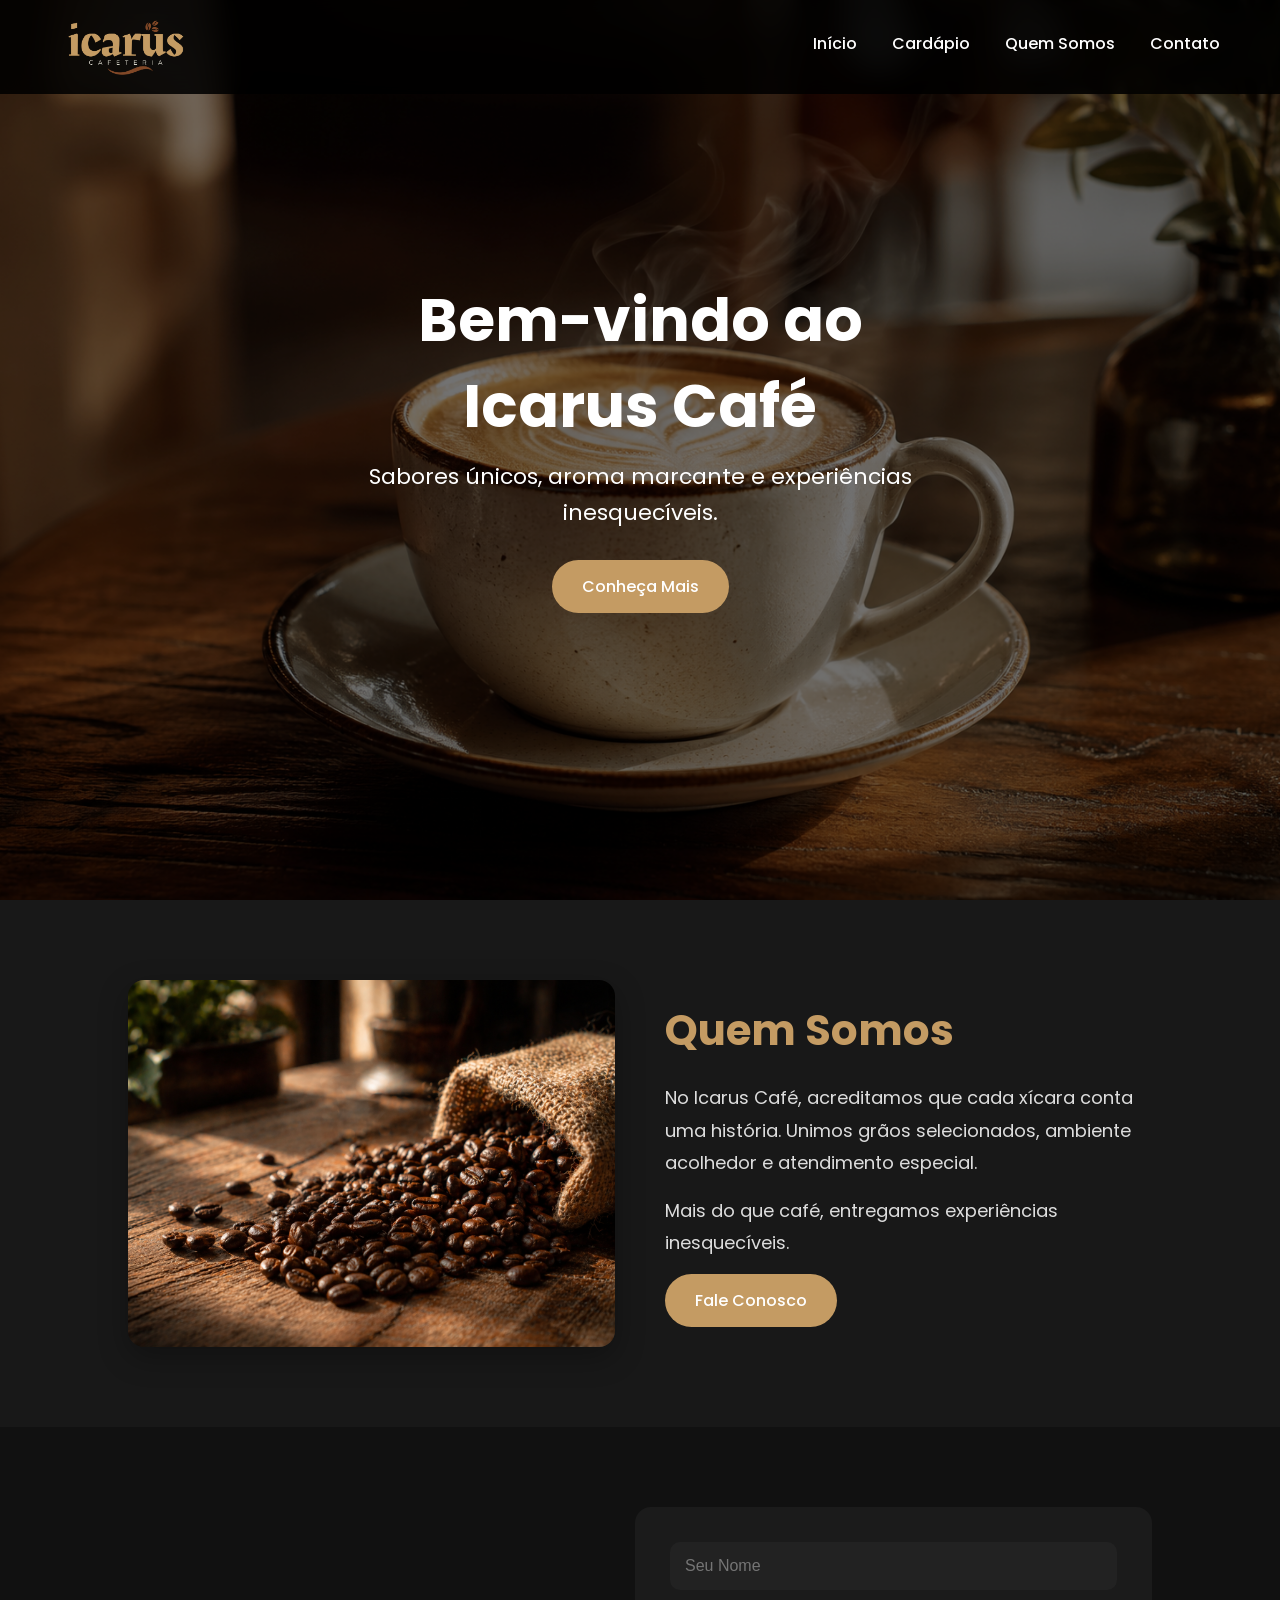
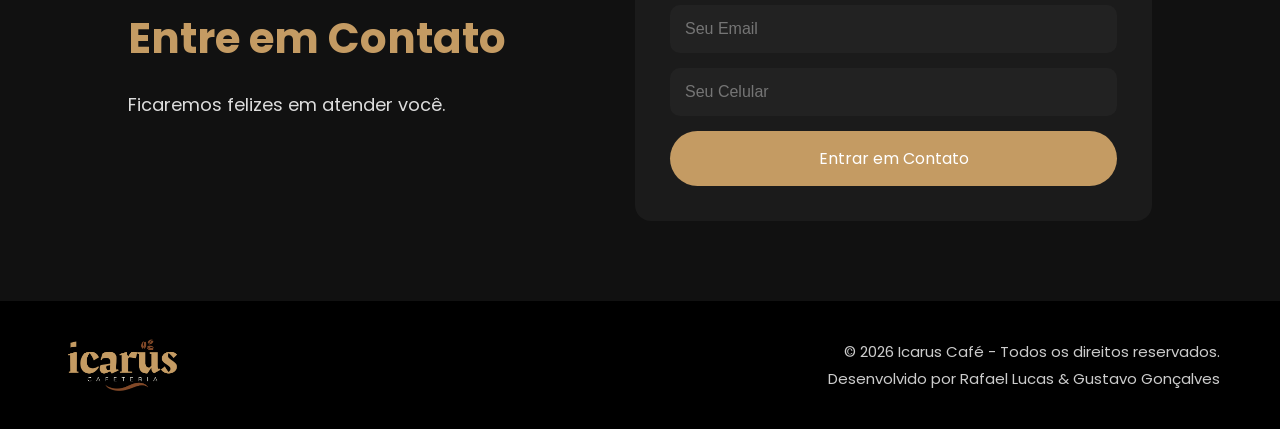
<file: frontend/index.html>
<!DOCTYPE html>
<html lang="pt-BR">

<head>
    <meta charset="UTF-8">
    <meta name="viewport" content="width=device-width, initial-scale=1.0">

    <title>Icarus Café</title>

    <!-- Google Fonts -->
    <link href="https://fonts.googleapis.com/css2?family=Poppins:wght@300;400;500;600;700&display=swap" rel="stylesheet">

    <!-- CSS -->
    <link rel="stylesheet" href="assets/css/globals.css">
    <link rel="stylesheet" href="assets/css/home.css">
    <link rel="stylesheet" href="assets/css/components.css">
    <link rel="stylesheet" href="assets/css/menu.css">
</head>

<body>

    <!-- Aplicação -->
    <div id="app"></div>

    <!-- JS -->
    <script type="module" src="assets/js/app.js"></script>

</body>

</html>
</file>
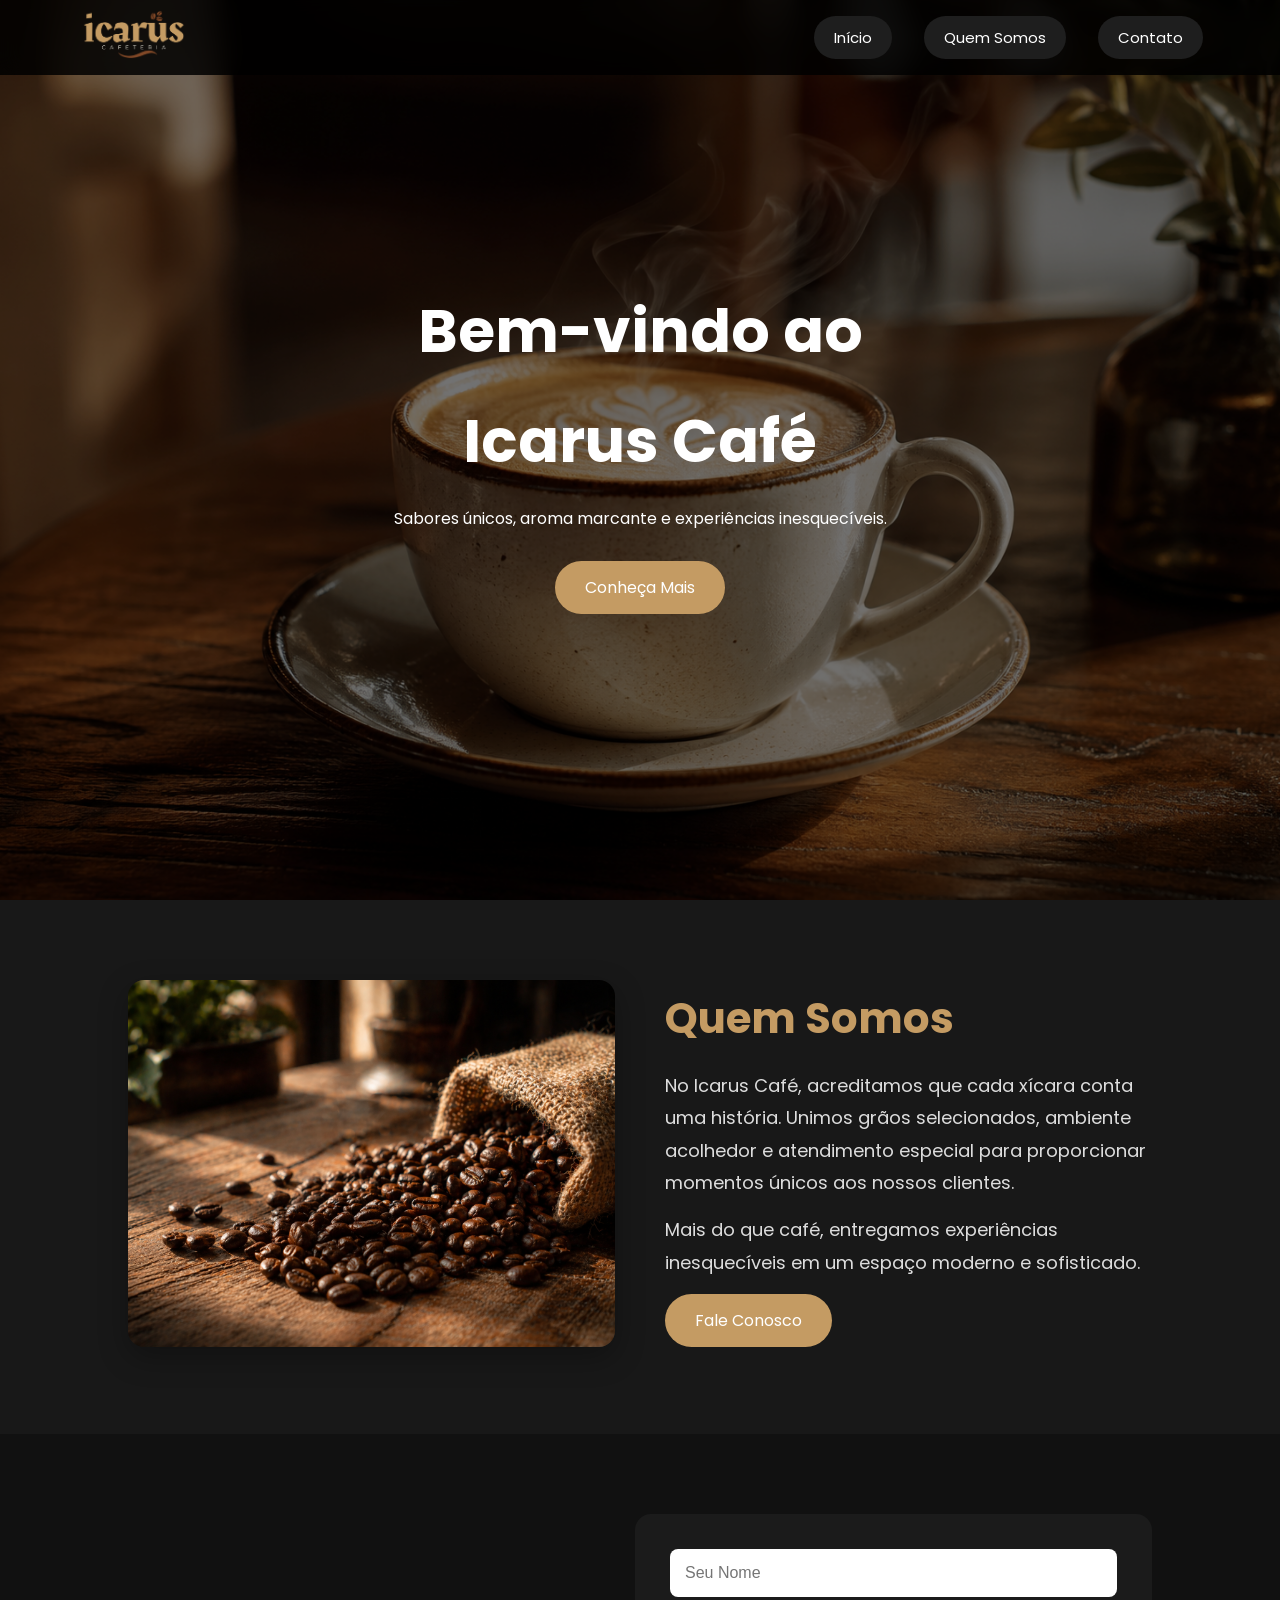
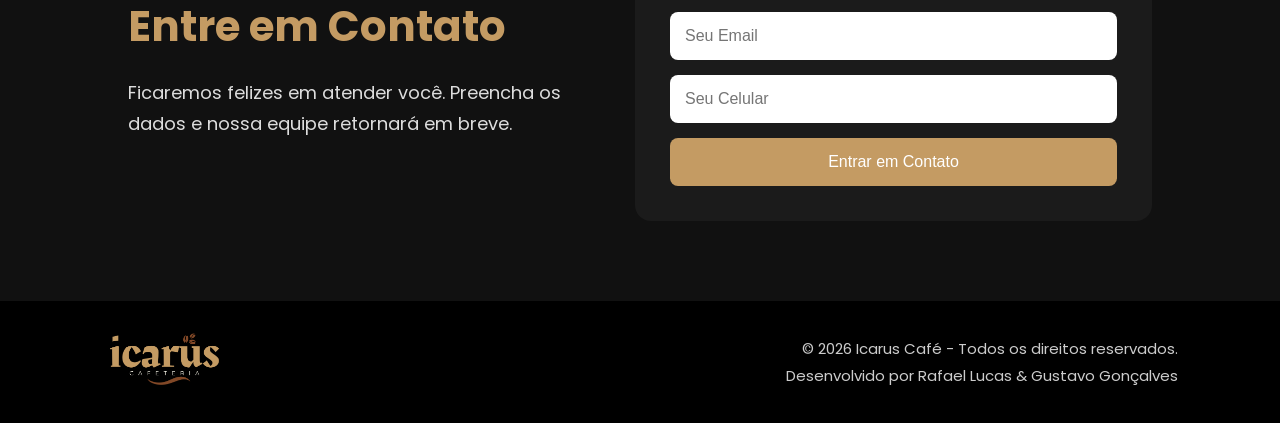
<file: frontend/home.html>
<!DOCTYPE html>
<html lang="pt-BR">
<head>
  <meta charset="UTF-8">
  <meta name="viewport" content="width=device-width, initial-scale=1.0">
  <title>Icarus</title>
  <link rel="stylesheet" href="style.css">
  <link href="https://fonts.googleapis.com/css2?family=Poppins:wght@300;400;500;600;700&display=swap" rel="stylesheet">
</head>
<body>

  <div id="app"></div>

  <script src="script.js"></script>
</body>
</html>
</file>
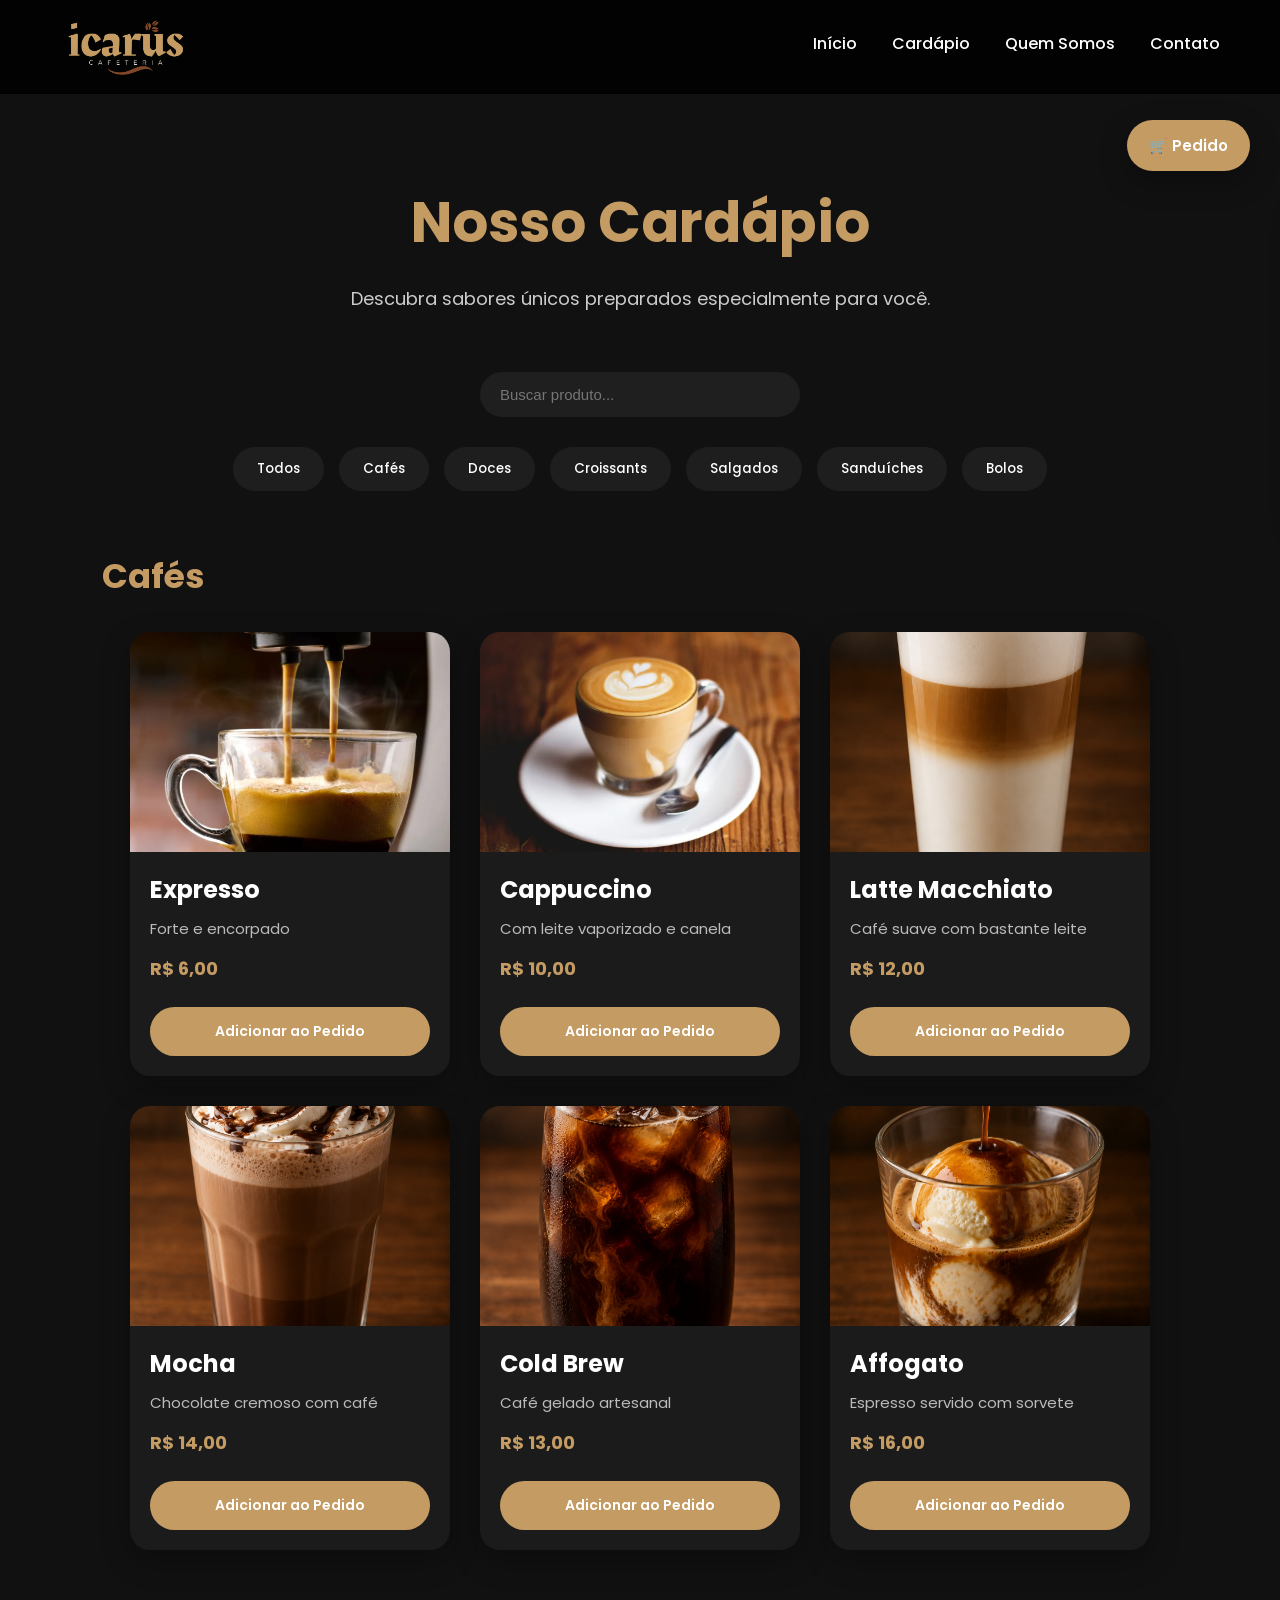
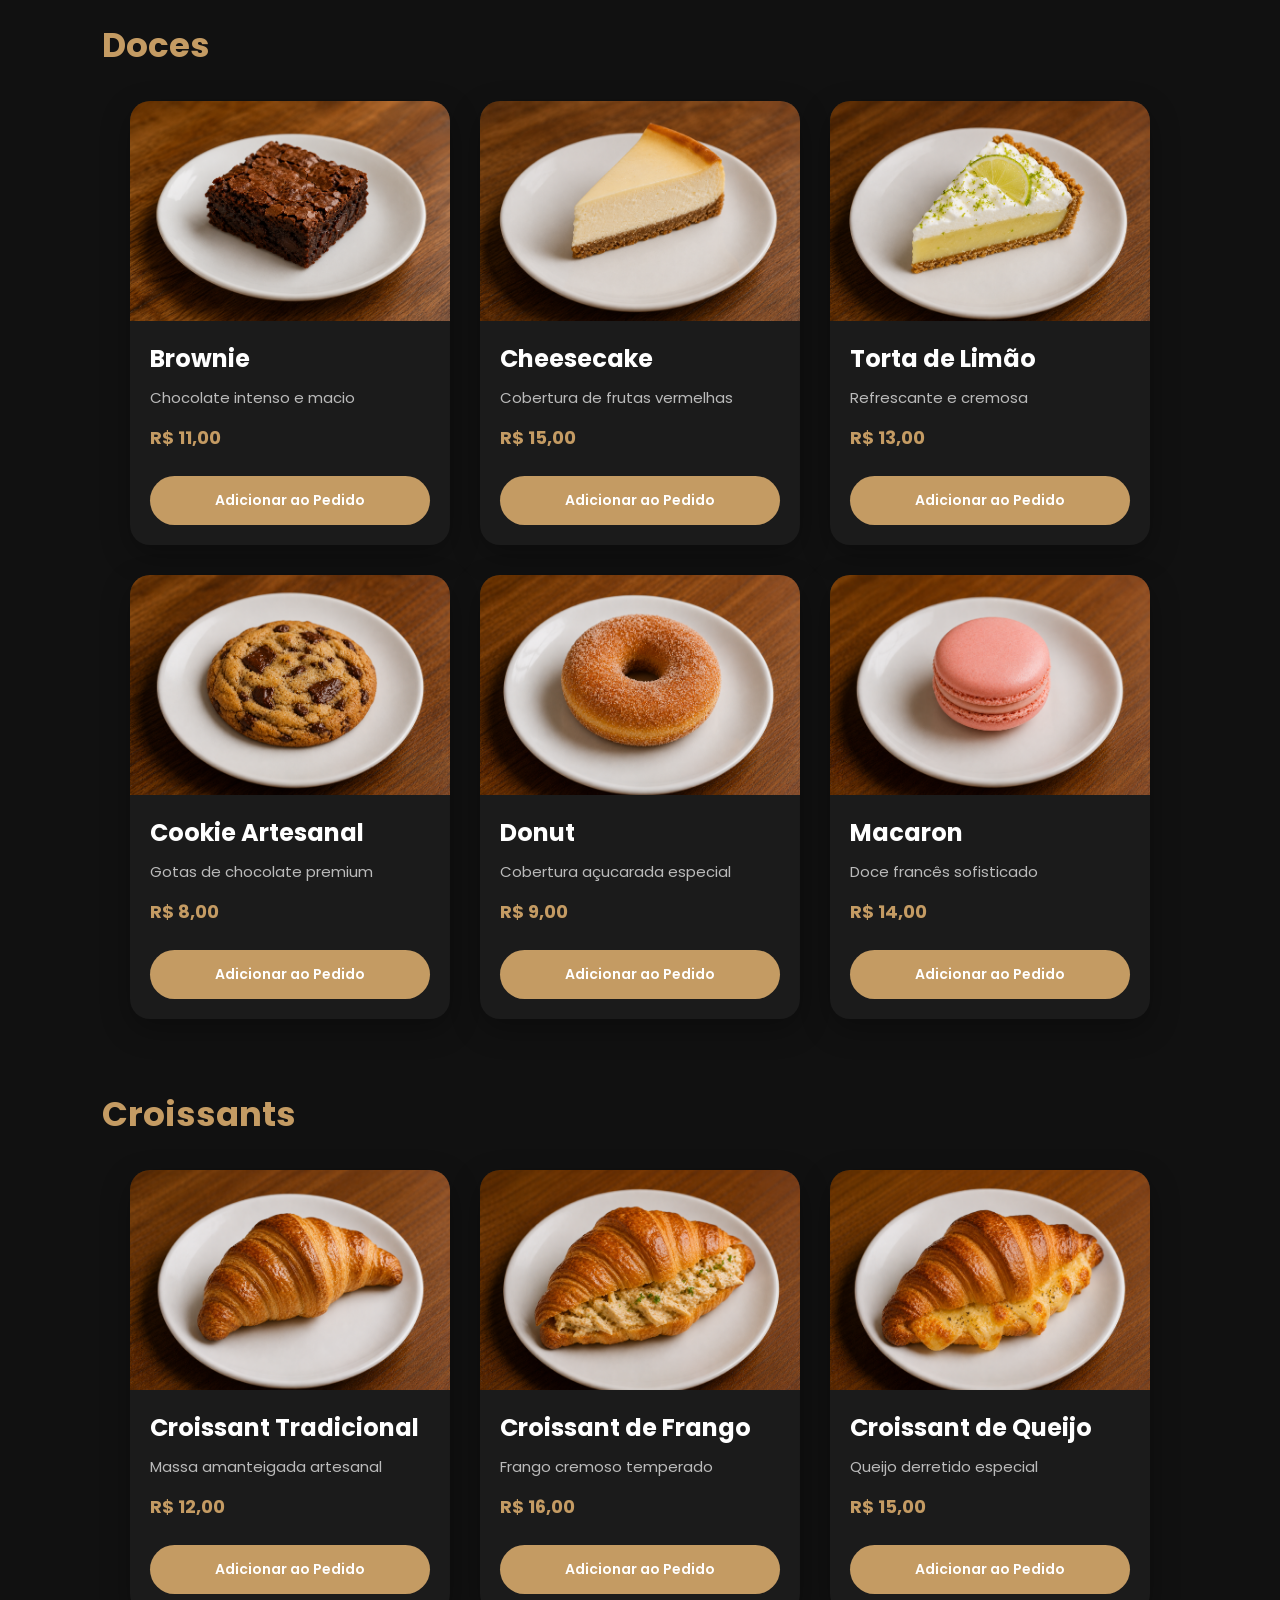
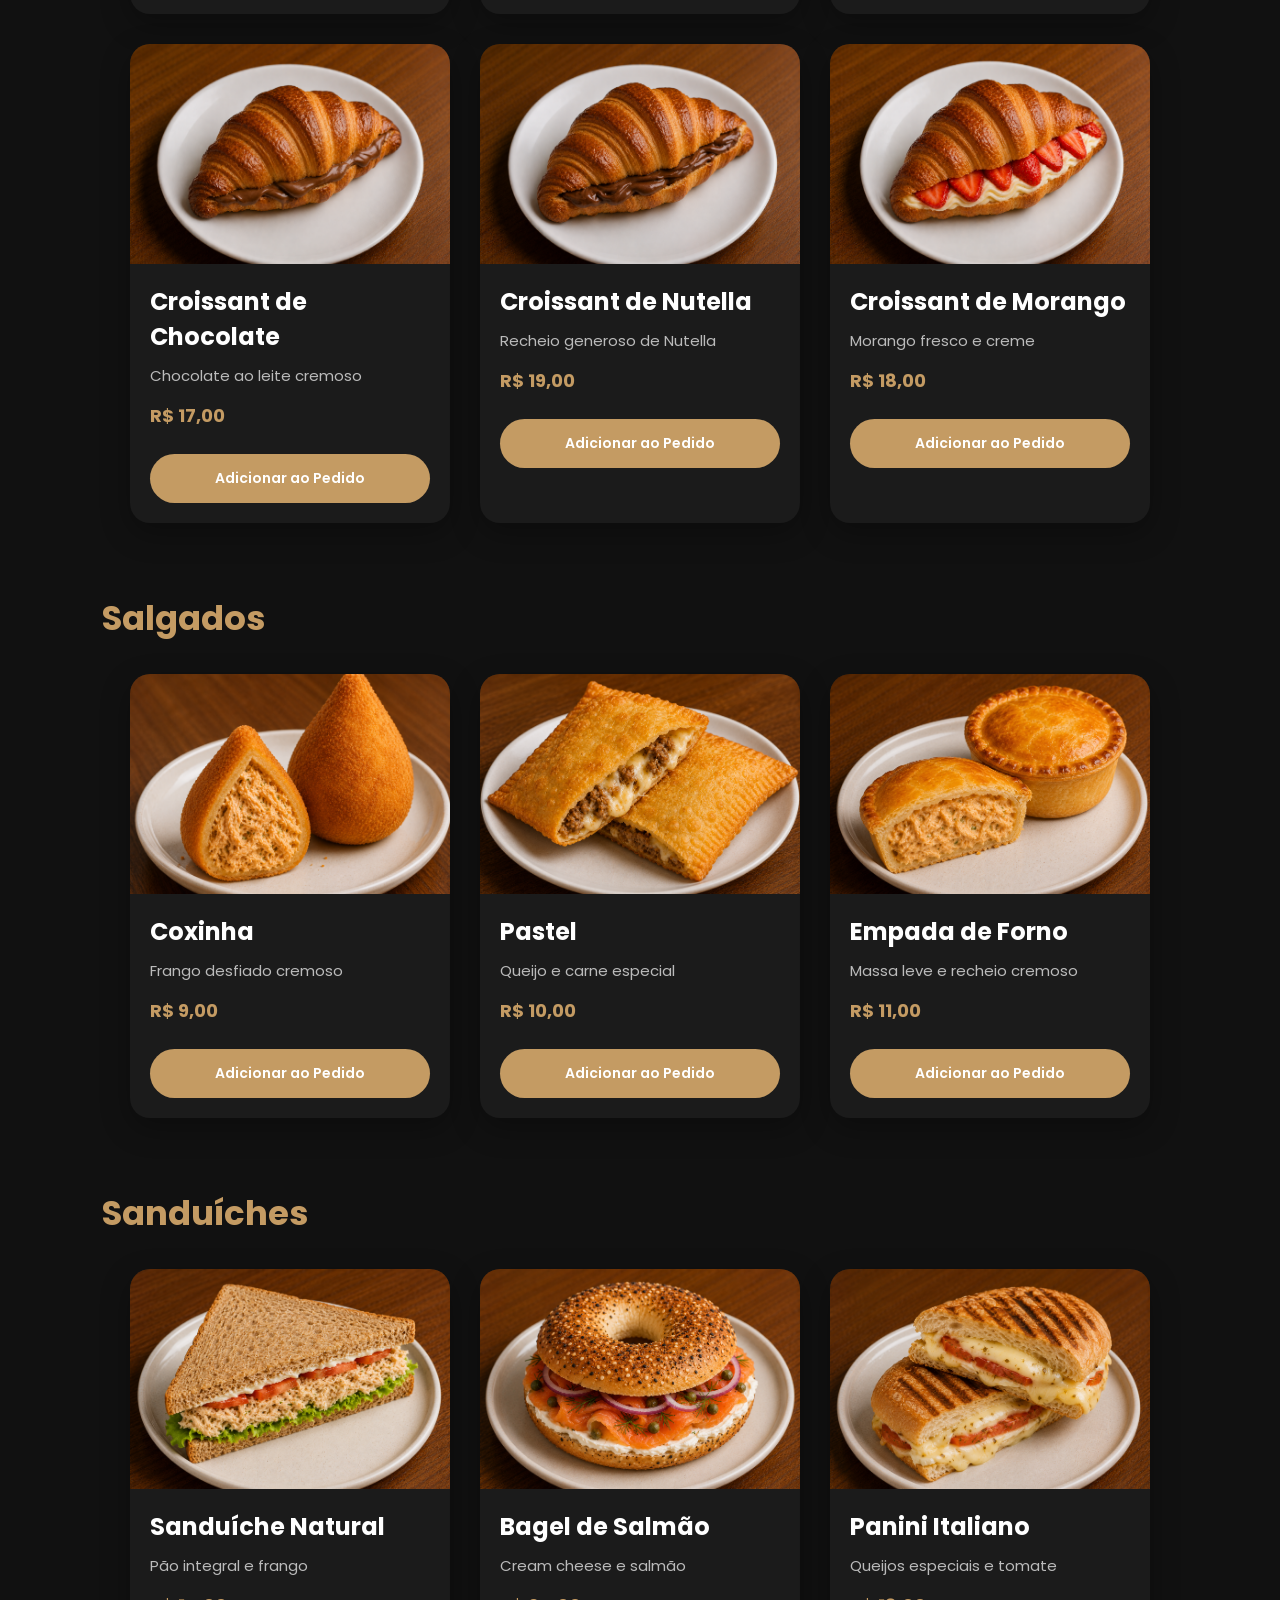
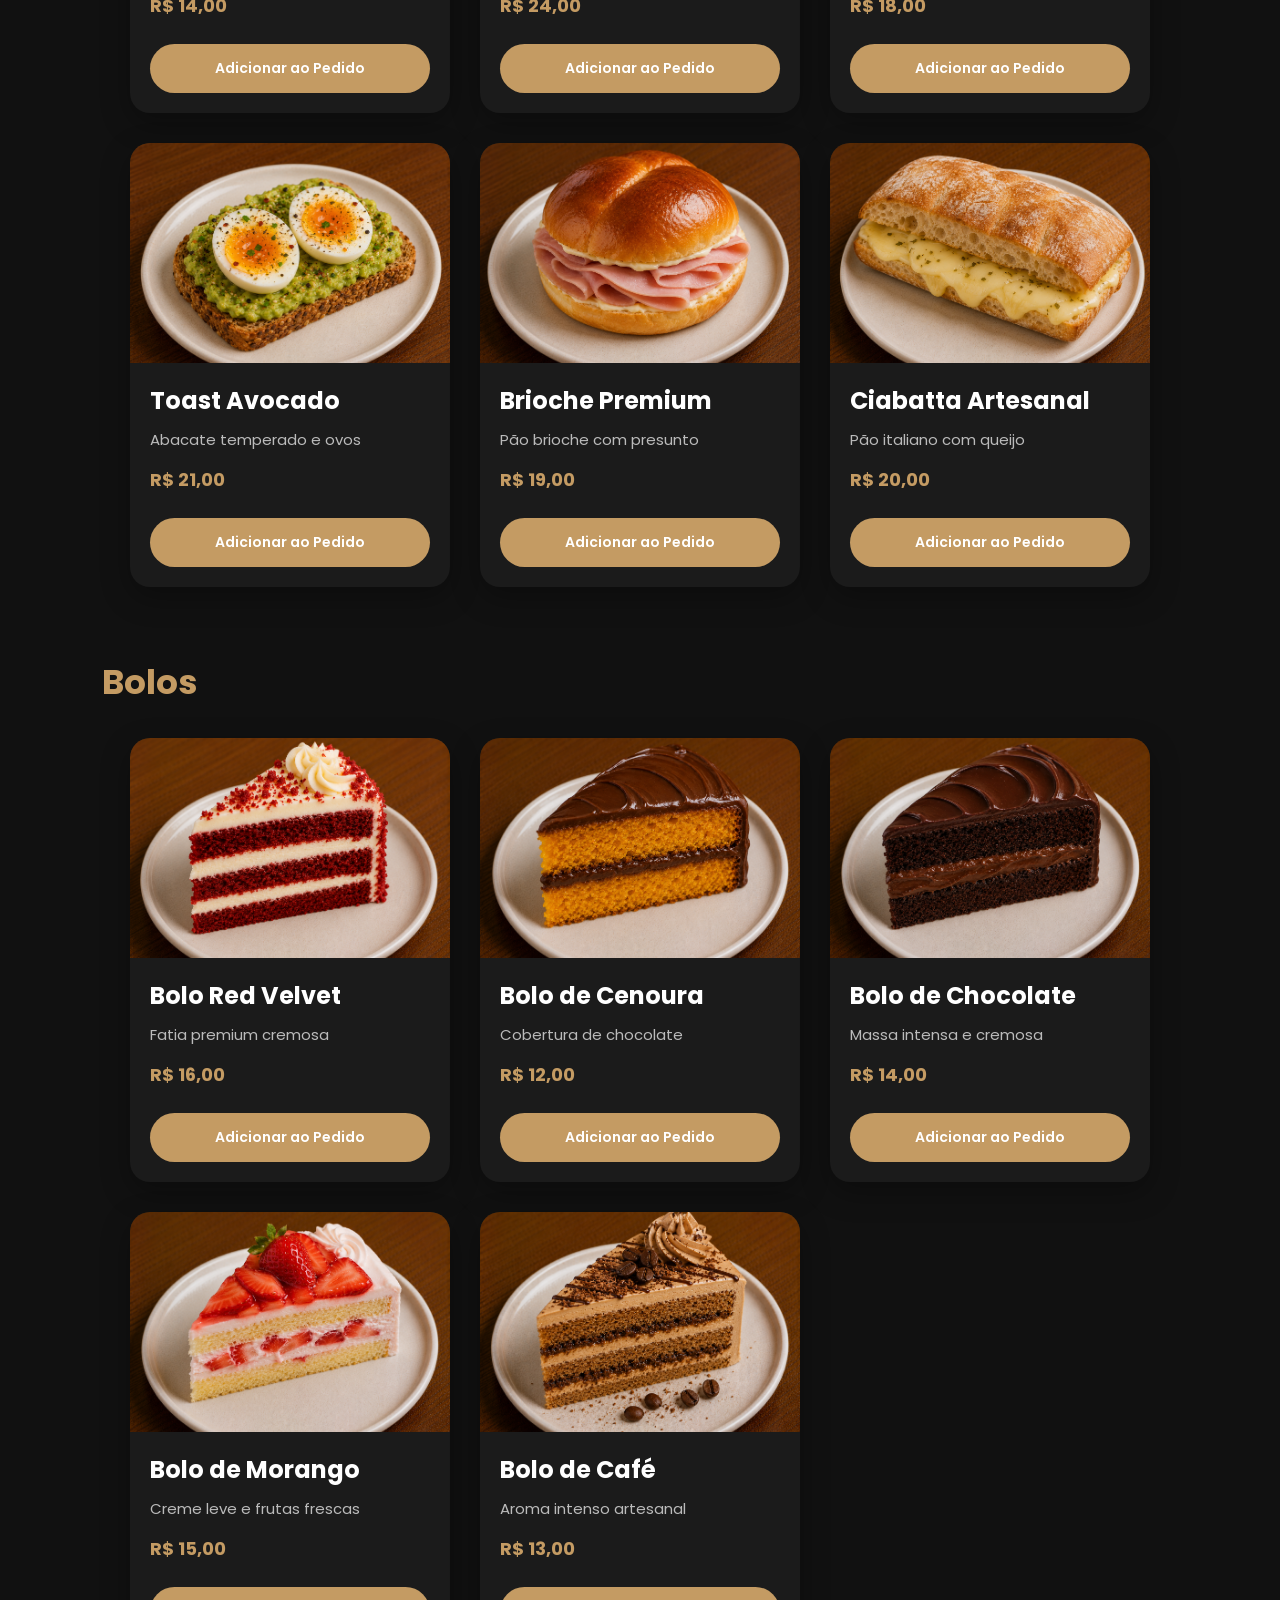
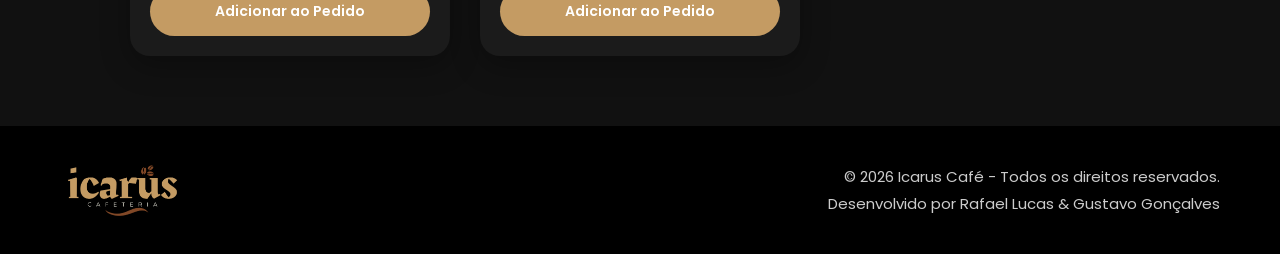
<file: frontend/pages/menu.html>
<!DOCTYPE html>
<html lang="pt-BR">

<head>

    <meta charset="UTF-8">
    <meta name="viewport" content="width=device-width, initial-scale=1.0">

    <title>Icarus Café | Cardápio</title>

    <!-- FONT -->
    <link href="https://fonts.googleapis.com/css2?family=Poppins:wght@300;400;500;600;700&display=swap" rel="stylesheet">

    <!-- CSS -->
    <link rel="stylesheet" href="../assets/css/globals.css">
    <link rel="stylesheet" href="../assets/css/components.css">
    <link rel="stylesheet" href="../assets/css/menu.css">

</head>

<body>

    <!-- APP -->
    <div id="app"></div>

    <!-- JS -->
    <script type="module" src="../assets/js/menu.js"></script>

</body>

</html>
</file>
<file: frontend/assets/css/globals.css>
*{
    margin: 0;
    padding: 0;
    box-sizing: border-box;

    max-width: 100%;
}

html,
body{
    width: 100%;
    min-height: 100%;

    overflow-x: hidden;

    background: #111;
}


/* APP */

#app{
    width: 100%;
    min-height: 100vh;

    background: #111;

    overflow-x: hidden;
}


/* BODY */

body{
    font-family: 'Poppins', sans-serif;

    color: rgb(68, 68, 68);

    position: relative;
}


/* IMAGENS */

img{
    display: block;

    max-width: 100%;
}


/* LINKS */

a{
    text-decoration: none;
}


/* LISTAS */

ul{
    list-style: none;
}


/* BOTÕES */

button{
    font-family: inherit;
}


/* REMOVE OVERFLOW GERAL */

section,
div,
header,
footer,
main{
    max-width: 100%;
}


/* SCROLLBAR */

::-webkit-scrollbar{
    width: 10px;
}

::-webkit-scrollbar-track{
    background: #111;
}

::-webkit-scrollbar-thumb{
    background: #2a2a2a;
    border-radius: 20px;
}

::-webkit-scrollbar-thumb:hover{
    background: #c49b63;
}
</file>
<file: frontend/assets/css/home.css>
.hero{
    position: relative;

    width: 100%;
    max-width: 100%;

    min-height: 100vh;

    background:
    url('../img/home.png')
    center center / cover no-repeat;

    display: flex;
    justify-content: center;
    align-items: center;

    text-align: center;

    overflow: hidden;

    isolation: isolate;
}


/* OVERLAY */

.overlay{
    position: absolute;

    inset: 0;

    background: rgba(0,0,0,0.55);
}


/* CONTEÚDO HERO */

.hero-content{
    position: relative;

    z-index: 2;

    color: white;

    max-width: 700px;

    width: 100%;

    padding: 20px;
}

.hero-content h2{
    font-size: 60px;

    margin-bottom: 20px;

    line-height: 1.1;
}

.hero-content p{
    font-size: 22px;

    margin-bottom: 30px;

    line-height: 1.6;
}


/* SOBRE */

.sobre{
    display: flex;

    align-items: center;
    justify-content: center;

    gap: 50px;

    padding: 80px 10%;

    background: #181818;

    flex-wrap: wrap;

    overflow: hidden;
}

.sobre-img{
    flex: 1;

    min-width: 0;
}

.sobre-img img{
    width: 100%;

    border-radius: 16px;

    object-fit: cover;

    box-shadow:
    0 10px 30px rgba(0,0,0,0.3);
}

.sobre-texto{
    flex: 1;

    min-width: 0;
}

.sobre-texto h2{
    font-size: 42px;

    margin-bottom: 20px;

    color: #c49b63;
}

.sobre-texto p{
    font-size: 18px;

    line-height: 1.8;

    color: #ddd;

    margin-bottom: 15px;
}


/* CONTATO */

.contato{
    display: flex;

    justify-content: center;
    align-items: center;

    gap: 60px;

    padding: 80px 10%;

    background: #111;

    flex-wrap: wrap;

    overflow: hidden;
}

.contato-info{
    flex: 1;

    min-width: 0;
}

.contato-info h2{
    font-size: 42px;

    margin-bottom: 20px;

    color: #c49b63;
}

.contato-info p{
    font-size: 18px;

    color: #ddd;

    line-height: 1.7;
}

/* =========================
   RESPONSIVO TABLET
========================= */

@media(max-width:900px){

    .hero{

        padding: 120px 7% 80px;

        min-height: auto;
    }

    .hero-content{

        max-width: 100%;
    }

    .hero-content h2{

        font-size: 52px;

        line-height: 1.1;
    }

    .hero-content p{

        font-size: 18px;

        line-height: 1.6;
    }

    .sobre,
    .contato{

        flex-direction: column;

        gap: 50px;

        padding: 70px 7%;
    }

    .sobre-texto,
    .contato-info{

        text-align: center;
    }

    .sobre-img{

        width: 100%;
    }

    .sobre-img img{

        width: 100%;

        max-width: 600px;

        margin: 0 auto;
    }

    .form-contato{

        width: 100%;

        max-width: 600px;

        margin: 0 auto;
    }
}



/* =========================
   RESPONSIVO MOBILE
========================= */

@media(max-width:600px){

    .hero{

        padding: 140px 20px 80px;

        min-height: auto;
    }

    .hero-content{

        width: 100%;
    }

    .hero-content h2{

        font-size: 28px;

        line-height: 1.2;

        margin-bottom: 15px;
    }

    .hero-content p{

        font-size: 15px;

        line-height: 1.7;

        margin-bottom: 25px;
    }

    .btn{

        width: 100%;

        max-width: 260px;

        padding: 15px 20px;

        font-size: 15px;
    }


    /* SOBRE */

    .sobre{

        padding: 60px 20px;

        gap: 35px;
    }

    .sobre-texto{

        text-align: center;
    }

    .sobre-texto h2{

        font-size: 38px;

        margin-bottom: 20px;
    }

    .sobre-texto p{

        font-size: 16px;

        line-height: 1.8;
    }

    .sobre-img img{

        border-radius: 20px;
    }


    /* CONTATO */

    .contato{

        padding: 60px 20px;

        gap: 40px;
    }

    .contato-info{

        text-align: center;
    }

    .contato-info h2{

        font-size: 38px;

        margin-bottom: 15px;
    }

    .contato-info p{

        font-size: 16px;

        line-height: 1.7;
    }

    .form-contato{

        padding: 25px;
    }

    .form-contato input{

        padding: 16px;

        font-size: 15px;
    }

    .form-contato button{

        padding: 16px;

        font-size: 15px;
    }
}
</file>
<file: frontend/assets/css/components.css>
/* =========================
   HEADER
========================= */

header{

    position: fixed;

    inset: 0 0 auto 0;

    display: flex;
    justify-content: space-between;
    align-items: center;

    padding: 18px 60px;

    background: rgba(0,0,0,0.88);

    backdrop-filter: blur(10px);

    z-index: 999;

    overflow: hidden;

    box-sizing: border-box;
}


/* LOGO */

.logo{

    display: flex;
    align-items: center;

    min-width: 0;
}

.logo img{

    height: 58px;

    width: auto;

    object-fit: contain;

    display: block;
}


/* NAV */

nav{

    display: flex;

    align-items: center;

    gap: 35px;

    flex-wrap: wrap;

    min-width: 0;
}


/* LINKS */

nav a{

    position: relative;

    color: white;

    text-decoration: none;

    font-size: 16px;
    font-weight: 500;

    padding-bottom: 8px;

    transition: .3s;

    white-space: nowrap;
}


/* LINHA ANIMADA */

nav a::after{

    content: "";

    position: absolute;

    left: 0;
    bottom: 0;

    width: 0%;
    height: 2px;

    background: #c49b63;

    transition: .3s ease;
}


/* HOVER */

nav a:hover{

    color: #c49b63;
}

nav a:hover::after{

    width: 100%;
}


/* BOTÕES */

.btn,
.btn-sobre{

    display: inline-flex;

    align-items: center;
    justify-content: center;

    padding: 14px 30px;

    background: #c49b63;

    color: white;

    border-radius: 50px;

    transition: .3s;

    font-weight: 500;

    border: none;
}

.btn:hover,
.btn-sobre:hover{

    transform: translateY(-2px);

    opacity: .95;
}


/* =========================
   FORMULÁRIO
========================= */

.form-contato{

    flex: 1;

    width: 100%;
    max-width: 520px;

    display: flex;
    flex-direction: column;

    gap: 15px;

    background: #1b1b1b;

    padding: 35px;

    border-radius: 16px;

    overflow: hidden;
}


.form-contato input{

    width: 100%;

    padding: 15px;

    border: none;

    border-radius: 10px;

    outline: none;

    font-size: 16px;

    background: #222;

    color: white;
}


.form-contato button{

    padding: 15px;

    border: none;

    background: #c49b63;

    color: white;

    font-size: 16px;

    border-radius: 50px;

    cursor: pointer;

    transition: .3s;
}


.form-contato button:hover{

    transform: translateY(-2px);
}


/* =========================
   FOOTER
========================= */

footer{

    display: flex;

    justify-content: space-between;
    align-items: center;

    flex-wrap: wrap;

    gap: 20px;

    padding: 35px 60px;

    background: #000;

    color: white;

    overflow: hidden;
}


.footer-logo{

    min-width: 0;
}

.footer-logo img{

    height: 55px;

    width: auto;

    object-fit: contain;

    display: block;
}


.footer-info{

    text-align: right;

    min-width: 0;
}


.footer-info p{

    margin: 4px 0;

    color: #ccc;

    font-size: 15px;

    word-break: break-word;
}

/* =========================
   RESPONSIVO
========================= */

@media(max-width:900px){

    header{

        flex-direction: column;

        justify-content: center;

        gap: 20px;

        padding: 20px;
    }

    nav{

        width: 100%;

        justify-content: center;

        gap: 20px;

        flex-wrap: wrap;
    }

    nav a{

        font-size: 15px;
    }

    footer{

        flex-direction: column;

        text-align: center;

        padding: 30px 20px;
    }

    .footer-info{

        text-align: center;
    }
}


@media(max-width:600px){

    header{

        padding: 18px 15px;
    }

    .logo img{

        height: 45px;
    }

    nav{

        gap: 14px;
    }

    nav a{

        font-size: 14px;
    }

    .btn,
    .btn-sobre{

        width: 100%;

        text-align: center;
    }

    .form-contato{

        padding: 25px 20px;
    }

    footer{

        padding: 30px 15px;
    }
}
</file>
<file: frontend/assets/css/menu.css>
.menu-page{
    min-height: 100vh;
    background: #111;
    padding-top: 120px;
}


/* HERO */

.menu-hero{
    text-align: center;
    padding: 60px 20px 30px;
    color: white;
}

.menu-hero h1{
    font-size: 56px;
    margin-bottom: 20px;
    color: #c49b63;
}

.menu-hero p{
    font-size: 18px;
    color: #ccc;
}


/* BUSCA */

.busca-container{
    display: flex;
    justify-content: center;
    margin: 30px 0;
}

#busca{
    width: 320px;
    padding: 14px 20px;

    border: none;
    outline: none;

    border-radius: 50px;

    background: #1f1f1f;
    color: white;

    font-size: 15px;

    transition: .3s;
}

#busca:focus{
    box-shadow: 0 0 0 2px #c49b63;
}


/* FILTROS */

.filtros{
    display: flex;
    justify-content: center;
    flex-wrap: wrap;
    gap: 15px;

    margin-bottom: 60px;

    padding: 0 20px;
}

.filtros button{
    padding: 12px 24px;

    border: none;

    border-radius: 50px;

    background: #1e1e1e;
    color: white;

    cursor: pointer;

    transition: .3s;

    font-weight: 500;
}

.filtros button:hover{
    background: #c49b63;
    transform: translateY(-2px);
}


/* =========================
   CATEGORIAS
========================= */

.categoria-section{
    margin-bottom: 70px;
}

.categoria-header{
    padding: 0 8%;
    margin-bottom: 30px;
}

.categoria-header h2{
    color: #c49b63;
    font-size: 34px;
}


/* =========================
   GRID DOS PRODUTOS
========================= */

.categoria-grid{
    display: grid;

    grid-template-columns:
    repeat(auto-fit, minmax(250px, 320px));

    justify-content: center;

    gap: 30px;

    padding: 0 8%;
}


/* CARD */

.card{
    background: #1b1b1b;

    border-radius: 20px;

    overflow: hidden;

    transition: .3s;

    box-shadow: 0 10px 30px rgba(0,0,0,0.3);
}

.card:hover{
    transform: translateY(-8px);
}


.card img{
    width: 100%;
    height: 220px;

    object-fit: cover;
}


.card h3{
    font-size: 24px;

    color: white;

    margin: 20px 20px 10px;
}


.card p{
    color: #bbb;

    font-size: 15px;

    margin: 0 20px 15px;
}


.card span{
    display: block;

    margin: 0 20px 25px;

    color: #c49b63;

    font-size: 18px;
    font-weight: bold;
}


/* BOTÃO ADD */

.btn-add{

    width: calc(100% - 40px);

    margin: 0 20px 20px;

    padding: 14px;

    border: none;

    border-radius: 50px;

    background: #c49b63;

    color: white;

    font-size: 14px;
    font-weight: 600;

    cursor: pointer;

    transition: .3s;
}

.btn-add:hover{

    transform: scale(1.02);

    opacity: .95;
}


/* =========================
   TOGGLE SIDEBAR
========================= */

.toggle-cart{

    position: fixed;

    right: 30px;
    top: 120px;

    z-index: 999;

    padding: 14px 22px;

    border: none;

    border-radius: 50px;

    background: #c49b63;

    color: white;

    font-size: 15px;
    font-weight: 600;

    cursor: pointer;

    box-shadow: 0 10px 30px rgba(0,0,0,0.3);

    transition: .3s;
}

.toggle-cart:hover{

    transform: translateY(-2px);
}


/* =========================
   SIDEBAR PEDIDO
========================= */

.cart-sidebar{

    position: fixed;

    top: 190px;
    right: 30px;

    width: 320px;

    background: #181818;

    border: 1px solid rgba(255,255,255,0.05);

    border-radius: 24px;

    padding: 25px;

    box-shadow: 0 15px 40px rgba(0,0,0,0.35);

    z-index: 998;

    transition: .4s ease;
}


/* SIDEBAR FECHADA */

.cart-sidebar.fechado{

    transform: translateX(120%);
}


/* TÍTULO */

.cart-sidebar h2{

    color: white;

    font-size: 28px;

    margin-bottom: 20px;
}


/* SELECT */

#mesa-select{

    width: 100%;

    padding: 14px;

    border: none;
    outline: none;

    border-radius: 14px;

    background: #222;

    color: white;

    font-size: 15px;

    margin-bottom: 25px;
}


/* LISTA */

#lista-pedido{

    display: flex;
    flex-direction: column;

    gap: 15px;

    margin-bottom: 25px;

    max-height: 300px;

    overflow-y: auto;

    padding-right: 5px;
}


/* SCROLL */

#lista-pedido::-webkit-scrollbar{
    width: 6px;
}

#lista-pedido::-webkit-scrollbar-thumb{
    background: #333;
    border-radius: 20px;
}


/* ITEM */

.pedido-item{

    display: flex;

    justify-content: space-between;
    align-items: center;

    background: #202020;

    padding: 15px;

    border-radius: 16px;
}

.pedido-item h4{

    color: white;

    font-size: 16px;

    margin-bottom: 5px;
}

.pedido-item span{

    color: #c49b63;

    font-size: 14px;
}


/* BOTÃO REMOVER */

.pedido-item button{

    width: 32px;
    height: 32px;

    border: none;

    border-radius: 50%;

    background: #2a2a2a;

    color: white;

    cursor: pointer;

    transition: .3s;
}

.pedido-item button:hover{

    background: #c49b63;
}


/* TOTAL */

.cart-total{

    display: flex;

    justify-content: space-between;
    align-items: center;

    margin-top: 20px;

    padding-top: 20px;

    border-top: 1px solid rgba(255,255,255,0.08);

    color: white;

    font-size: 20px;
    font-weight: 600;
}


/* BOTÃO LIMPAR */

.btn-limpar{

    width: 100%;

    margin-top: 20px;

    padding: 15px;

    border: none;

    border-radius: 50px;

    background: #c49b63;

    color: white;

    font-size: 15px;
    font-weight: 600;

    cursor: pointer;

    transition: .3s;
}

.btn-limpar:hover{

    transform: translateY(-2px);

    opacity: .9;
}


/* =========================
   TABLET
========================= */

@media(max-width:900px){

    .menu-page{
        padding-top: 170px;
    }

    .menu-hero{
        padding: 40px 20px;
    }

    .menu-hero h1{
        font-size: 48px;
    }

    .categoria-grid{
        grid-template-columns:
        repeat(auto-fit, minmax(240px, 1fr));

        padding: 0 20px;

        gap: 25px;
    }

    .cart-sidebar{

        position: relative;

        top: 0;
        right: 0;

        width: calc(100% - 40px);

        margin: 0 auto 40px;
    }

    .toggle-cart{

        position: relative;

        top: 0;
        right: 0;

        width: calc(100% - 40px);

        margin: 20px auto;

        display: flex;
        justify-content: center;
    }

    .categoria-header{
        padding: 0 20px;
    }
}



/* =========================
   MOBILE
========================= */

@media(max-width:600px){

    .menu-page{
        padding-top: 150px;
    }


    /* HERO */

    .menu-hero{
        padding: 20px;
    }

    .menu-hero h1{
        font-size: 34px;
        margin-bottom: 15px;
    }

    .menu-hero p{
        font-size: 16px;
        line-height: 1.6;
    }


    /* BOTÃO PEDIDO */

    .toggle-cart{

        width: calc(100% - 30px);

        padding: 14px;

        border-radius: 18px;

        font-size: 15px;
    }


    /* SIDEBAR */

    .cart-sidebar{

        width: calc(100% - 30px);

        padding: 20px;

        border-radius: 20px;
    }

    .cart-sidebar h2{
        font-size: 24px;
    }

    #mesa-select{
        padding: 14px;
        font-size: 14px;
    }

    .pedido-item{
        padding: 14px;
    }

    .pedido-item h4{
        font-size: 15px;
    }

    .cart-total{
        font-size: 18px;
    }


    /* BUSCA */

    .busca-container{
        padding: 0 15px;
    }

    #busca{
        width: 100%;
    }


    /* FILTROS */

    .filtros{

        display: grid;

        grid-template-columns:
        repeat(2, 1fr);

        gap: 12px;

        width: 100%;

        padding: 0 20px;

        margin-bottom: 35px;
    }


    .filtros button{

        width: 100%;

        padding: 14px 16px;

        border: none;

        border-radius: 16px;

        background: #1e1e1e;

        color: white;

        font-size: 14px;
        font-weight: 500;

        cursor: pointer;

        transition: .3s;
    }

    .filtros button:hover{
        background: #c49b63;
    }


    /* GRID */

    .categoria-grid{

        grid-template-columns: 1fr;

        padding: 0 15px;

        gap: 25px;
    }


    /* CARDS */

    .card{
        border-radius: 22px;
    }

    .card img{
        height: 230px;
    }

    .card h3{
        font-size: 22px;
    }

    .card p{
        font-size: 15px;
    }

    .card span{
        font-size: 17px;
    }

    .btn-add{
        padding: 15px;
    }

    .categoria-header{
        padding: 0 15px;
    }

    .categoria-header h2{
        font-size: 28px;
    }
}
</file>
<file: frontend/style.css>
*{
  margin:0;
  padding:0;
  box-sizing:border-box;
}

body{
  font-family:'Poppins',sans-serif;
  background:#fff3e6;
  color:rgb(68, 68, 68);
}

header{
    display: flex;
    justify-content: space-between;
    align-items: center;

    padding: 12px 6%;
    height: 75px;

    background: rgba(0,0,0,0.85);
    backdrop-filter: blur(10px);

    position: fixed;
    top: 0;
    width: 100%;
    z-index: 999;
}
.logo img{
    height: 50px;
    width: auto;
    object-fit: contain;
}

nav{
    display: flex;
    gap: 12px;
}

nav a{
    padding: 10px 20px;
    background: #1e1e1e;
    color: white;
    text-decoration: none;

    border-radius: 50px;

    font-size: 15px;
    transition: .3s ease;
}

nav a:hover{
    background: #c49b63;
    transform: translateY(-2px);
}

nav a{
  color:white;
  margin-left:20px;
  text-decoration:none;
}

.hero{
  height:90vh;
  display:flex;
  flex-direction:column;
  justify-content:center;
  align-items:center;
}

.hero{
    position: relative;
    height: 100vh;
    background: url('img/home.png') center center/cover no-repeat;
    
    display: flex;
    justify-content: center;
    align-items: center;
    text-align: center;
}

.overlay{
    position: absolute;
    inset: 0;
    background: rgba(0,0,0,0.55);
}

.hero-content{
    position: relative;
    z-index: 2;
    color: white;
    max-width: 700px;
    padding: 20px;
}

.hero-content h2{
    font-size: 60px;
    margin-bottom: 20px;
}

.hero-content p{
    font-size: 22px;
    margin-bottom: 30px;
}

.btn{
    display: inline-block;
    padding: 14px 30px;
    background: #c49b63;
    color: white;
    text-decoration: none;
    border-radius: 90px;
    transition: .3s;
}

.btn:hover{
    transform: scale(1.05);
}
section{
  padding:60px 50px;
}

.contato{
    display: flex;
    justify-content: center;
    align-items: center;
    gap: 60px;
    padding: 80px 10%;
    background: #111;
    flex-wrap: wrap;
}

.contato-info{
    flex: 1;
    min-width: 300px;
}

.contato-info h2{
    font-size: 42px;
    margin-bottom: 20px;
    color: #c49b63;
}

.contato-info p{
    font-size: 18px;
    color: #ddd;
    line-height: 1.7;
}

.form-contato{
    flex: 1;
    min-width: 320px;

    display: flex;
    flex-direction: column;
    gap: 15px;

    background: #1b1b1b;
    padding: 35px;
    border-radius: 16px;
}

.form-contato input{
    padding: 15px;
    border: none;
    border-radius: 8px;
    outline: none;
    font-size: 16px;
}

.form-contato button{
    padding: 15px;
    border: none;
    background: #c49b63;
    color: white;
    font-size: 16px;
    border-radius: 8px;
    cursor: pointer;
    transition: .3s;
}

.form-contato button:hover{
    transform: scale(1.03);
}
.sobre{
    display: flex;
    align-items: center;
    justify-content: center;
    gap: 50px;
    padding: 80px 10%;
    background: #181818;
    flex-wrap: wrap;
}

.sobre-img{
    flex: 1;
    min-width: 300px;
}

.sobre-img img{
    width: 100%;
    border-radius: 16px;
    object-fit: cover;
    box-shadow: 0 10px 30px rgba(0,0,0,0.3);
}

.sobre-texto{
    flex: 1;
    min-width: 300px;
}

.sobre-texto h2{
    font-size: 42px;
    margin-bottom: 20px;
    color: #c49b63;
}

.sobre-texto p{
    font-size: 18px;
    line-height: 1.8;
    color: #ddd;
    margin-bottom: 15px;
}

.btn-sobre{
    display: inline-block;
    padding: 14px 30px;
    background: #c49b63;
    color: white;
    text-decoration: none;
    border-radius: 90px;
    transition: .3s;
}
footer{
    display: flex;
    justify-content: space-between;
    align-items: center;
    flex-wrap: wrap;

    gap: 20px;

    padding: 30px 8%;
    background: #000;
    color: white;
}

.footer-logo img{
    height: 55px;
    width: auto;
    object-fit: contain;
}

.footer-info{
    text-align: right;
}

.footer-info p{
    margin: 4px 0;
    color: #ccc;
    font-size: 15px;
}
</file>
